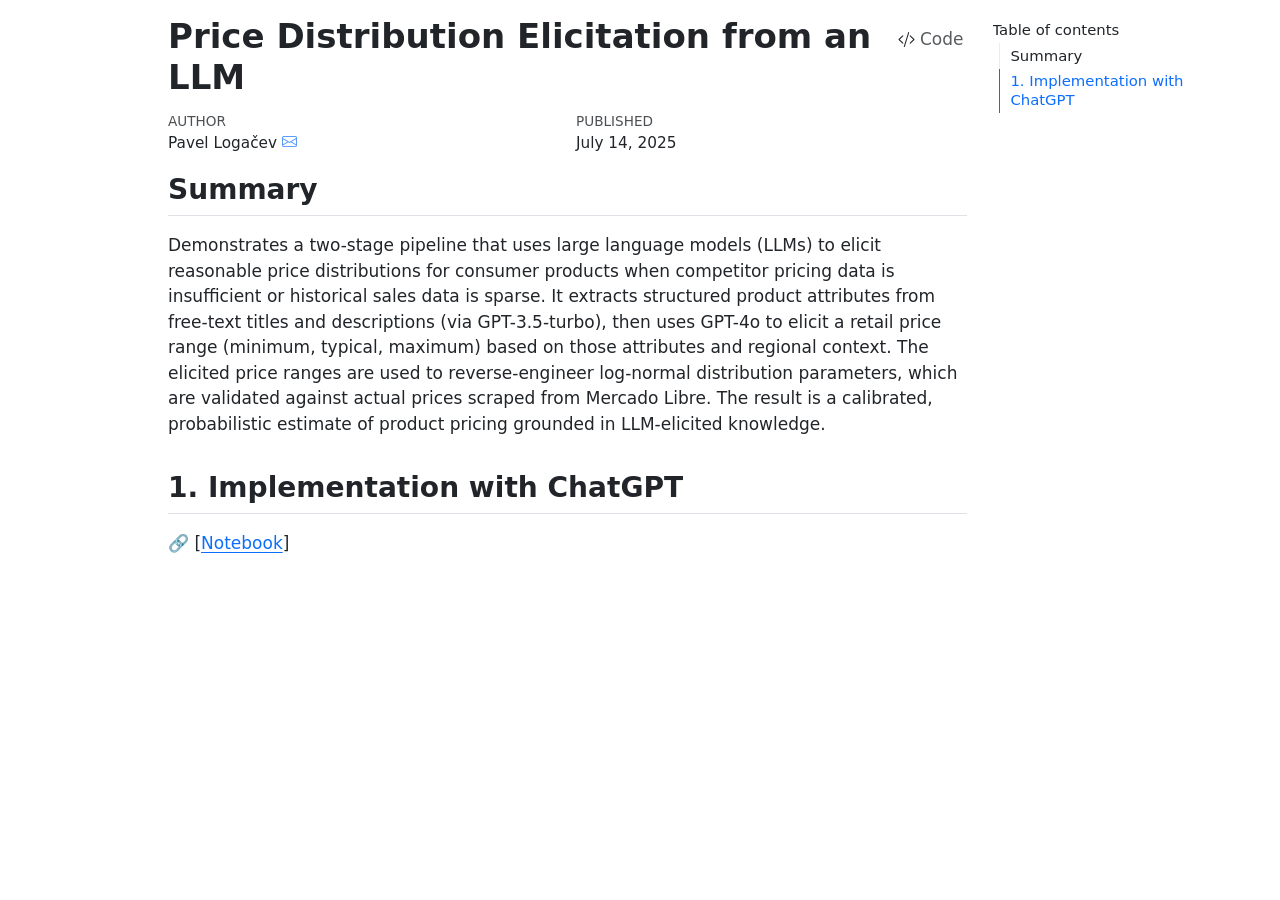
<file: pricedist_elicitation/index.html>
<!DOCTYPE html>
<html xmlns="http://www.w3.org/1999/xhtml" lang="en" xml:lang="en"><head>

<meta charset="utf-8">
<meta name="generator" content="quarto-1.5.57">

<meta name="viewport" content="width=device-width, initial-scale=1.0, user-scalable=yes">

<meta name="author" content="Pavel Logačev">
<meta name="dcterms.date" content="2025-07-14">

<title>Price Distribution Elicitation from an LLM</title>
<style>
code{white-space: pre-wrap;}
span.smallcaps{font-variant: small-caps;}
div.columns{display: flex; gap: min(4vw, 1.5em);}
div.column{flex: auto; overflow-x: auto;}
div.hanging-indent{margin-left: 1.5em; text-indent: -1.5em;}
ul.task-list{list-style: none;}
ul.task-list li input[type="checkbox"] {
  width: 0.8em;
  margin: 0 0.8em 0.2em -1em; /* quarto-specific, see https://github.com/quarto-dev/quarto-cli/issues/4556 */ 
  vertical-align: middle;
}
/* CSS for syntax highlighting */
pre > code.sourceCode { white-space: pre; position: relative; }
pre > code.sourceCode > span { line-height: 1.25; }
pre > code.sourceCode > span:empty { height: 1.2em; }
.sourceCode { overflow: visible; }
code.sourceCode > span { color: inherit; text-decoration: inherit; }
div.sourceCode { margin: 1em 0; }
pre.sourceCode { margin: 0; }
@media screen {
div.sourceCode { overflow: auto; }
}
@media print {
pre > code.sourceCode { white-space: pre-wrap; }
pre > code.sourceCode > span { display: inline-block; text-indent: -5em; padding-left: 5em; }
}
pre.numberSource code
  { counter-reset: source-line 0; }
pre.numberSource code > span
  { position: relative; left: -4em; counter-increment: source-line; }
pre.numberSource code > span > a:first-child::before
  { content: counter(source-line);
    position: relative; left: -1em; text-align: right; vertical-align: baseline;
    border: none; display: inline-block;
    -webkit-touch-callout: none; -webkit-user-select: none;
    -khtml-user-select: none; -moz-user-select: none;
    -ms-user-select: none; user-select: none;
    padding: 0 4px; width: 4em;
  }
pre.numberSource { margin-left: 3em;  padding-left: 4px; }
div.sourceCode
  {   }
@media screen {
pre > code.sourceCode > span > a:first-child::before { text-decoration: underline; }
}
</style>


<script src="index_files/libs/clipboard/clipboard.min.js"></script>
<script src="index_files/libs/quarto-html/quarto.js"></script>
<script src="index_files/libs/quarto-html/popper.min.js"></script>
<script src="index_files/libs/quarto-html/tippy.umd.min.js"></script>
<script src="index_files/libs/quarto-html/anchor.min.js"></script>
<link href="index_files/libs/quarto-html/tippy.css" rel="stylesheet">
<link href="index_files/libs/quarto-html/quarto-syntax-highlighting.css" rel="stylesheet" id="quarto-text-highlighting-styles">
<script src="index_files/libs/bootstrap/bootstrap.min.js"></script>
<link href="index_files/libs/bootstrap/bootstrap-icons.css" rel="stylesheet">
<link href="index_files/libs/bootstrap/bootstrap.min.css" rel="stylesheet" id="quarto-bootstrap" data-mode="light">
<link href="index_files/libs/pagedtable-1.1/css/pagedtable.css" rel="stylesheet">
<script src="index_files/libs/pagedtable-1.1/js/pagedtable.js"></script>


</head>

<body>

<div id="quarto-content" class="page-columns page-rows-contents page-layout-article">
<div id="quarto-margin-sidebar" class="sidebar margin-sidebar">
  <nav id="TOC" role="doc-toc" class="toc-active">
    <h2 id="toc-title">Table of contents</h2>
   
  <ul>
  <li><a href="#summary" id="toc-summary" class="nav-link active" data-scroll-target="#summary">Summary</a></li>
  <li><a href="#implementation-with-chatgpt" id="toc-implementation-with-chatgpt" class="nav-link" data-scroll-target="#implementation-with-chatgpt">1. Implementation with ChatGPT</a></li>
  </ul>
</nav>
</div>
<main class="content" id="quarto-document-content">

<header id="title-block-header" class="quarto-title-block default">
<div class="quarto-title">
<div class="quarto-title-block"><div><h1 class="title">Price Distribution Elicitation from an LLM</h1><button type="button" class="btn code-tools-button" id="quarto-code-tools-source"><i class="bi"></i> Code</button></div></div>
</div>



<div class="quarto-title-meta">

    <div>
    <div class="quarto-title-meta-heading">Author</div>
    <div class="quarto-title-meta-contents">
             <p>Pavel Logačev <a href="mailto:pavel@example.com" class="quarto-title-author-email"><i class="bi bi-envelope"></i></a> </p>
          </div>
  </div>
    
    <div>
    <div class="quarto-title-meta-heading">Published</div>
    <div class="quarto-title-meta-contents">
      <p class="date">July 14, 2025</p>
    </div>
  </div>
  
    
  </div>
  


</header>


<section id="summary" class="level2">
<h2 class="anchored" data-anchor-id="summary">Summary</h2>
<p>Demonstrates a two-stage pipeline that uses large language models (LLMs) to elicit reasonable price distributions for consumer products when competitor pricing data is insufficient or historical sales data is sparse. It extracts structured product attributes from free-text titles and descriptions (via GPT-3.5-turbo), then uses GPT-4o to elicit a retail price range (minimum, typical, maximum) based on those attributes and regional context. The elicited price ranges are used to reverse-engineer log-normal distribution parameters, which are validated against actual prices scraped from Mercado Libre. The result is a calibrated, probabilistic estimate of product pricing grounded in LLM-elicited knowledge.</p>
</section>
<section id="implementation-with-chatgpt" class="level2">
<h2 class="anchored" data-anchor-id="implementation-with-chatgpt">1. Implementation with ChatGPT</h2>
<p>🔗 [<a href="./price_distribution_elicitation.html">Notebook</a>]</p>
<!-- -->

</section>

</main>
<!-- /main column -->
<script id="quarto-html-after-body" type="application/javascript">
window.document.addEventListener("DOMContentLoaded", function (event) {
  const toggleBodyColorMode = (bsSheetEl) => {
    const mode = bsSheetEl.getAttribute("data-mode");
    const bodyEl = window.document.querySelector("body");
    if (mode === "dark") {
      bodyEl.classList.add("quarto-dark");
      bodyEl.classList.remove("quarto-light");
    } else {
      bodyEl.classList.add("quarto-light");
      bodyEl.classList.remove("quarto-dark");
    }
  }
  const toggleBodyColorPrimary = () => {
    const bsSheetEl = window.document.querySelector("link#quarto-bootstrap");
    if (bsSheetEl) {
      toggleBodyColorMode(bsSheetEl);
    }
  }
  toggleBodyColorPrimary();  
  const icon = "";
  const anchorJS = new window.AnchorJS();
  anchorJS.options = {
    placement: 'right',
    icon: icon
  };
  anchorJS.add('.anchored');
  const isCodeAnnotation = (el) => {
    for (const clz of el.classList) {
      if (clz.startsWith('code-annotation-')) {                     
        return true;
      }
    }
    return false;
  }
  const onCopySuccess = function(e) {
    // button target
    const button = e.trigger;
    // don't keep focus
    button.blur();
    // flash "checked"
    button.classList.add('code-copy-button-checked');
    var currentTitle = button.getAttribute("title");
    button.setAttribute("title", "Copied!");
    let tooltip;
    if (window.bootstrap) {
      button.setAttribute("data-bs-toggle", "tooltip");
      button.setAttribute("data-bs-placement", "left");
      button.setAttribute("data-bs-title", "Copied!");
      tooltip = new bootstrap.Tooltip(button, 
        { trigger: "manual", 
          customClass: "code-copy-button-tooltip",
          offset: [0, -8]});
      tooltip.show();    
    }
    setTimeout(function() {
      if (tooltip) {
        tooltip.hide();
        button.removeAttribute("data-bs-title");
        button.removeAttribute("data-bs-toggle");
        button.removeAttribute("data-bs-placement");
      }
      button.setAttribute("title", currentTitle);
      button.classList.remove('code-copy-button-checked');
    }, 1000);
    // clear code selection
    e.clearSelection();
  }
  const getTextToCopy = function(trigger) {
      const codeEl = trigger.previousElementSibling.cloneNode(true);
      for (const childEl of codeEl.children) {
        if (isCodeAnnotation(childEl)) {
          childEl.remove();
        }
      }
      return codeEl.innerText;
  }
  const clipboard = new window.ClipboardJS('.code-copy-button:not([data-in-quarto-modal])', {
    text: getTextToCopy
  });
  clipboard.on('success', onCopySuccess);
  if (window.document.getElementById('quarto-embedded-source-code-modal')) {
    // For code content inside modals, clipBoardJS needs to be initialized with a container option
    // TODO: Check when it could be a function (https://github.com/zenorocha/clipboard.js/issues/860)
    const clipboardModal = new window.ClipboardJS('.code-copy-button[data-in-quarto-modal]', {
      text: getTextToCopy,
      container: window.document.getElementById('quarto-embedded-source-code-modal')
    });
    clipboardModal.on('success', onCopySuccess);
  }
  const viewSource = window.document.getElementById('quarto-view-source') ||
                     window.document.getElementById('quarto-code-tools-source');
  if (viewSource) {
    const sourceUrl = viewSource.getAttribute("data-quarto-source-url");
    viewSource.addEventListener("click", function(e) {
      if (sourceUrl) {
        // rstudio viewer pane
        if (/\bcapabilities=\b/.test(window.location)) {
          window.open(sourceUrl);
        } else {
          window.location.href = sourceUrl;
        }
      } else {
        const modal = new bootstrap.Modal(document.getElementById('quarto-embedded-source-code-modal'));
        modal.show();
      }
      return false;
    });
  }
  function toggleCodeHandler(show) {
    return function(e) {
      const detailsSrc = window.document.querySelectorAll(".cell > details > .sourceCode");
      for (let i=0; i<detailsSrc.length; i++) {
        const details = detailsSrc[i].parentElement;
        if (show) {
          details.open = true;
        } else {
          details.removeAttribute("open");
        }
      }
      const cellCodeDivs = window.document.querySelectorAll(".cell > .sourceCode");
      const fromCls = show ? "hidden" : "unhidden";
      const toCls = show ? "unhidden" : "hidden";
      for (let i=0; i<cellCodeDivs.length; i++) {
        const codeDiv = cellCodeDivs[i];
        if (codeDiv.classList.contains(fromCls)) {
          codeDiv.classList.remove(fromCls);
          codeDiv.classList.add(toCls);
        } 
      }
      return false;
    }
  }
  const hideAllCode = window.document.getElementById("quarto-hide-all-code");
  if (hideAllCode) {
    hideAllCode.addEventListener("click", toggleCodeHandler(false));
  }
  const showAllCode = window.document.getElementById("quarto-show-all-code");
  if (showAllCode) {
    showAllCode.addEventListener("click", toggleCodeHandler(true));
  }
    var localhostRegex = new RegExp(/^(?:http|https):\/\/localhost\:?[0-9]*\//);
    var mailtoRegex = new RegExp(/^mailto:/);
      var filterRegex = new RegExp('/' + window.location.host + '/');
    var isInternal = (href) => {
        return filterRegex.test(href) || localhostRegex.test(href) || mailtoRegex.test(href);
    }
    // Inspect non-navigation links and adorn them if external
 	var links = window.document.querySelectorAll('a[href]:not(.nav-link):not(.navbar-brand):not(.toc-action):not(.sidebar-link):not(.sidebar-item-toggle):not(.pagination-link):not(.no-external):not([aria-hidden]):not(.dropdown-item):not(.quarto-navigation-tool):not(.about-link)');
    for (var i=0; i<links.length; i++) {
      const link = links[i];
      if (!isInternal(link.href)) {
        // undo the damage that might have been done by quarto-nav.js in the case of
        // links that we want to consider external
        if (link.dataset.originalHref !== undefined) {
          link.href = link.dataset.originalHref;
        }
      }
    }
  function tippyHover(el, contentFn, onTriggerFn, onUntriggerFn) {
    const config = {
      allowHTML: true,
      maxWidth: 500,
      delay: 100,
      arrow: false,
      appendTo: function(el) {
          return el.parentElement;
      },
      interactive: true,
      interactiveBorder: 10,
      theme: 'quarto',
      placement: 'bottom-start',
    };
    if (contentFn) {
      config.content = contentFn;
    }
    if (onTriggerFn) {
      config.onTrigger = onTriggerFn;
    }
    if (onUntriggerFn) {
      config.onUntrigger = onUntriggerFn;
    }
    window.tippy(el, config); 
  }
  const noterefs = window.document.querySelectorAll('a[role="doc-noteref"]');
  for (var i=0; i<noterefs.length; i++) {
    const ref = noterefs[i];
    tippyHover(ref, function() {
      // use id or data attribute instead here
      let href = ref.getAttribute('data-footnote-href') || ref.getAttribute('href');
      try { href = new URL(href).hash; } catch {}
      const id = href.replace(/^#\/?/, "");
      const note = window.document.getElementById(id);
      if (note) {
        return note.innerHTML;
      } else {
        return "";
      }
    });
  }
  const xrefs = window.document.querySelectorAll('a.quarto-xref');
  const processXRef = (id, note) => {
    // Strip column container classes
    const stripColumnClz = (el) => {
      el.classList.remove("page-full", "page-columns");
      if (el.children) {
        for (const child of el.children) {
          stripColumnClz(child);
        }
      }
    }
    stripColumnClz(note)
    if (id === null || id.startsWith('sec-')) {
      // Special case sections, only their first couple elements
      const container = document.createElement("div");
      if (note.children && note.children.length > 2) {
        container.appendChild(note.children[0].cloneNode(true));
        for (let i = 1; i < note.children.length; i++) {
          const child = note.children[i];
          if (child.tagName === "P" && child.innerText === "") {
            continue;
          } else {
            container.appendChild(child.cloneNode(true));
            break;
          }
        }
        if (window.Quarto?.typesetMath) {
          window.Quarto.typesetMath(container);
        }
        return container.innerHTML
      } else {
        if (window.Quarto?.typesetMath) {
          window.Quarto.typesetMath(note);
        }
        return note.innerHTML;
      }
    } else {
      // Remove any anchor links if they are present
      const anchorLink = note.querySelector('a.anchorjs-link');
      if (anchorLink) {
        anchorLink.remove();
      }
      if (window.Quarto?.typesetMath) {
        window.Quarto.typesetMath(note);
      }
      // TODO in 1.5, we should make sure this works without a callout special case
      if (note.classList.contains("callout")) {
        return note.outerHTML;
      } else {
        return note.innerHTML;
      }
    }
  }
  for (var i=0; i<xrefs.length; i++) {
    const xref = xrefs[i];
    tippyHover(xref, undefined, function(instance) {
      instance.disable();
      let url = xref.getAttribute('href');
      let hash = undefined; 
      if (url.startsWith('#')) {
        hash = url;
      } else {
        try { hash = new URL(url).hash; } catch {}
      }
      if (hash) {
        const id = hash.replace(/^#\/?/, "");
        const note = window.document.getElementById(id);
        if (note !== null) {
          try {
            const html = processXRef(id, note.cloneNode(true));
            instance.setContent(html);
          } finally {
            instance.enable();
            instance.show();
          }
        } else {
          // See if we can fetch this
          fetch(url.split('#')[0])
          .then(res => res.text())
          .then(html => {
            const parser = new DOMParser();
            const htmlDoc = parser.parseFromString(html, "text/html");
            const note = htmlDoc.getElementById(id);
            if (note !== null) {
              const html = processXRef(id, note);
              instance.setContent(html);
            } 
          }).finally(() => {
            instance.enable();
            instance.show();
          });
        }
      } else {
        // See if we can fetch a full url (with no hash to target)
        // This is a special case and we should probably do some content thinning / targeting
        fetch(url)
        .then(res => res.text())
        .then(html => {
          const parser = new DOMParser();
          const htmlDoc = parser.parseFromString(html, "text/html");
          const note = htmlDoc.querySelector('main.content');
          if (note !== null) {
            // This should only happen for chapter cross references
            // (since there is no id in the URL)
            // remove the first header
            if (note.children.length > 0 && note.children[0].tagName === "HEADER") {
              note.children[0].remove();
            }
            const html = processXRef(null, note);
            instance.setContent(html);
          } 
        }).finally(() => {
          instance.enable();
          instance.show();
        });
      }
    }, function(instance) {
    });
  }
      let selectedAnnoteEl;
      const selectorForAnnotation = ( cell, annotation) => {
        let cellAttr = 'data-code-cell="' + cell + '"';
        let lineAttr = 'data-code-annotation="' +  annotation + '"';
        const selector = 'span[' + cellAttr + '][' + lineAttr + ']';
        return selector;
      }
      const selectCodeLines = (annoteEl) => {
        const doc = window.document;
        const targetCell = annoteEl.getAttribute("data-target-cell");
        const targetAnnotation = annoteEl.getAttribute("data-target-annotation");
        const annoteSpan = window.document.querySelector(selectorForAnnotation(targetCell, targetAnnotation));
        const lines = annoteSpan.getAttribute("data-code-lines").split(",");
        const lineIds = lines.map((line) => {
          return targetCell + "-" + line;
        })
        let top = null;
        let height = null;
        let parent = null;
        if (lineIds.length > 0) {
            //compute the position of the single el (top and bottom and make a div)
            const el = window.document.getElementById(lineIds[0]);
            top = el.offsetTop;
            height = el.offsetHeight;
            parent = el.parentElement.parentElement;
          if (lineIds.length > 1) {
            const lastEl = window.document.getElementById(lineIds[lineIds.length - 1]);
            const bottom = lastEl.offsetTop + lastEl.offsetHeight;
            height = bottom - top;
          }
          if (top !== null && height !== null && parent !== null) {
            // cook up a div (if necessary) and position it 
            let div = window.document.getElementById("code-annotation-line-highlight");
            if (div === null) {
              div = window.document.createElement("div");
              div.setAttribute("id", "code-annotation-line-highlight");
              div.style.position = 'absolute';
              parent.appendChild(div);
            }
            div.style.top = top - 2 + "px";
            div.style.height = height + 4 + "px";
            div.style.left = 0;
            let gutterDiv = window.document.getElementById("code-annotation-line-highlight-gutter");
            if (gutterDiv === null) {
              gutterDiv = window.document.createElement("div");
              gutterDiv.setAttribute("id", "code-annotation-line-highlight-gutter");
              gutterDiv.style.position = 'absolute';
              const codeCell = window.document.getElementById(targetCell);
              const gutter = codeCell.querySelector('.code-annotation-gutter');
              gutter.appendChild(gutterDiv);
            }
            gutterDiv.style.top = top - 2 + "px";
            gutterDiv.style.height = height + 4 + "px";
          }
          selectedAnnoteEl = annoteEl;
        }
      };
      const unselectCodeLines = () => {
        const elementsIds = ["code-annotation-line-highlight", "code-annotation-line-highlight-gutter"];
        elementsIds.forEach((elId) => {
          const div = window.document.getElementById(elId);
          if (div) {
            div.remove();
          }
        });
        selectedAnnoteEl = undefined;
      };
        // Handle positioning of the toggle
    window.addEventListener(
      "resize",
      throttle(() => {
        elRect = undefined;
        if (selectedAnnoteEl) {
          selectCodeLines(selectedAnnoteEl);
        }
      }, 10)
    );
    function throttle(fn, ms) {
    let throttle = false;
    let timer;
      return (...args) => {
        if(!throttle) { // first call gets through
            fn.apply(this, args);
            throttle = true;
        } else { // all the others get throttled
            if(timer) clearTimeout(timer); // cancel #2
            timer = setTimeout(() => {
              fn.apply(this, args);
              timer = throttle = false;
            }, ms);
        }
      };
    }
      // Attach click handler to the DT
      const annoteDls = window.document.querySelectorAll('dt[data-target-cell]');
      for (const annoteDlNode of annoteDls) {
        annoteDlNode.addEventListener('click', (event) => {
          const clickedEl = event.target;
          if (clickedEl !== selectedAnnoteEl) {
            unselectCodeLines();
            const activeEl = window.document.querySelector('dt[data-target-cell].code-annotation-active');
            if (activeEl) {
              activeEl.classList.remove('code-annotation-active');
            }
            selectCodeLines(clickedEl);
            clickedEl.classList.add('code-annotation-active');
          } else {
            // Unselect the line
            unselectCodeLines();
            clickedEl.classList.remove('code-annotation-active');
          }
        });
      }
  const findCites = (el) => {
    const parentEl = el.parentElement;
    if (parentEl) {
      const cites = parentEl.dataset.cites;
      if (cites) {
        return {
          el,
          cites: cites.split(' ')
        };
      } else {
        return findCites(el.parentElement)
      }
    } else {
      return undefined;
    }
  };
  var bibliorefs = window.document.querySelectorAll('a[role="doc-biblioref"]');
  for (var i=0; i<bibliorefs.length; i++) {
    const ref = bibliorefs[i];
    const citeInfo = findCites(ref);
    if (citeInfo) {
      tippyHover(citeInfo.el, function() {
        var popup = window.document.createElement('div');
        citeInfo.cites.forEach(function(cite) {
          var citeDiv = window.document.createElement('div');
          citeDiv.classList.add('hanging-indent');
          citeDiv.classList.add('csl-entry');
          var biblioDiv = window.document.getElementById('ref-' + cite);
          if (biblioDiv) {
            citeDiv.innerHTML = biblioDiv.innerHTML;
          }
          popup.appendChild(citeDiv);
        });
        return popup.innerHTML;
      });
    }
  }
});
</script><div class="modal fade" id="quarto-embedded-source-code-modal" tabindex="-1" aria-labelledby="quarto-embedded-source-code-modal-label" aria-hidden="true"><div class="modal-dialog modal-dialog-scrollable"><div class="modal-content"><div class="modal-header"><h5 class="modal-title" id="quarto-embedded-source-code-modal-label">Source Code</h5><button class="btn-close" data-bs-dismiss="modal"></button></div><div class="modal-body"><div class="">
<div class="sourceCode" id="cb1" data-shortcodes="false"><pre class="sourceCode markdown code-with-copy"><code class="sourceCode markdown"><span id="cb1-1"><a href="#cb1-1" aria-hidden="true" tabindex="-1"></a><span class="co">---</span></span>
<span id="cb1-2"><a href="#cb1-2" aria-hidden="true" tabindex="-1"></a><span class="an">title:</span><span class="co"> "Price Distribution Elicitation from an LLM"</span></span>
<span id="cb1-3"><a href="#cb1-3" aria-hidden="true" tabindex="-1"></a><span class="an">author:</span></span>
<span id="cb1-4"><a href="#cb1-4" aria-hidden="true" tabindex="-1"></a><span class="co">  name: "Pavel Logačev"</span></span>
<span id="cb1-5"><a href="#cb1-5" aria-hidden="true" tabindex="-1"></a><span class="co">  email: "pavel@example.com"</span></span>
<span id="cb1-6"><a href="#cb1-6" aria-hidden="true" tabindex="-1"></a><span class="an">date:</span><span class="co"> today</span></span>
<span id="cb1-7"><a href="#cb1-7" aria-hidden="true" tabindex="-1"></a><span class="an">format:</span></span>
<span id="cb1-8"><a href="#cb1-8" aria-hidden="true" tabindex="-1"></a><span class="co">  html:</span></span>
<span id="cb1-9"><a href="#cb1-9" aria-hidden="true" tabindex="-1"></a><span class="co">    toc: true</span></span>
<span id="cb1-10"><a href="#cb1-10" aria-hidden="true" tabindex="-1"></a><span class="co">    code-fold: true</span></span>
<span id="cb1-11"><a href="#cb1-11" aria-hidden="true" tabindex="-1"></a><span class="co">    code-tools: true</span></span>
<span id="cb1-12"><a href="#cb1-12" aria-hidden="true" tabindex="-1"></a><span class="co">    df-print: paged</span></span>
<span id="cb1-13"><a href="#cb1-13" aria-hidden="true" tabindex="-1"></a><span class="an">engine:</span><span class="co"> knitr</span></span>
<span id="cb1-14"><a href="#cb1-14" aria-hidden="true" tabindex="-1"></a><span class="an">editor:</span><span class="co"> visual</span></span>
<span id="cb1-15"><a href="#cb1-15" aria-hidden="true" tabindex="-1"></a><span class="co">---</span></span>
<span id="cb1-16"><a href="#cb1-16" aria-hidden="true" tabindex="-1"></a></span>
<span id="cb1-17"><a href="#cb1-17" aria-hidden="true" tabindex="-1"></a><span class="fu">## Summary</span></span>
<span id="cb1-18"><a href="#cb1-18" aria-hidden="true" tabindex="-1"></a></span>
<span id="cb1-19"><a href="#cb1-19" aria-hidden="true" tabindex="-1"></a>Demonstrates a two-stage pipeline that uses large language models (LLMs) to elicit reasonable price distributions for consumer products when competitor pricing data is insufficient or historical sales data is sparse. It extracts structured product attributes from free-text titles and descriptions (via GPT-3.5-turbo), then uses GPT-4o to elicit a retail price range (minimum, typical, maximum) based on those attributes and regional context. The elicited price ranges are used to reverse-engineer log-normal distribution parameters, which are validated against actual prices scraped from Mercado Libre. The result is a calibrated, probabilistic estimate of product pricing grounded in LLM-elicited knowledge.</span>
<span id="cb1-20"><a href="#cb1-20" aria-hidden="true" tabindex="-1"></a></span>
<span id="cb1-21"><a href="#cb1-21" aria-hidden="true" tabindex="-1"></a><span class="fu">## 1. Implementation with ChatGPT</span></span>
<span id="cb1-22"><a href="#cb1-22" aria-hidden="true" tabindex="-1"></a></span>
<span id="cb1-23"><a href="#cb1-23" aria-hidden="true" tabindex="-1"></a>🔗 <span class="sc">\[</span><span class="co">[</span><span class="ot">Notebook</span><span class="co">](./price_distribution_elicitation.html)</span><span class="sc">\]</span></span></code><button title="Copy to Clipboard" class="code-copy-button" data-in-quarto-modal=""><i class="bi"></i></button></pre></div>
</div></div></div></div></div>
</div> <!-- /content -->




</body></html>
</file>
<file: pricedist_elicitation/index_files/libs/quarto-html/tippy.css>
.tippy-box[data-animation=fade][data-state=hidden]{opacity:0}[data-tippy-root]{max-width:calc(100vw - 10px)}.tippy-box{position:relative;background-color:#333;color:#fff;border-radius:4px;font-size:14px;line-height:1.4;white-space:normal;outline:0;transition-property:transform,visibility,opacity}.tippy-box[data-placement^=top]>.tippy-arrow{bottom:0}.tippy-box[data-placement^=top]>.tippy-arrow:before{bottom:-7px;left:0;border-width:8px 8px 0;border-top-color:initial;transform-origin:center top}.tippy-box[data-placement^=bottom]>.tippy-arrow{top:0}.tippy-box[data-placement^=bottom]>.tippy-arrow:before{top:-7px;left:0;border-width:0 8px 8px;border-bottom-color:initial;transform-origin:center bottom}.tippy-box[data-placement^=left]>.tippy-arrow{right:0}.tippy-box[data-placement^=left]>.tippy-arrow:before{border-width:8px 0 8px 8px;border-left-color:initial;right:-7px;transform-origin:center left}.tippy-box[data-placement^=right]>.tippy-arrow{left:0}.tippy-box[data-placement^=right]>.tippy-arrow:before{left:-7px;border-width:8px 8px 8px 0;border-right-color:initial;transform-origin:center right}.tippy-box[data-inertia][data-state=visible]{transition-timing-function:cubic-bezier(.54,1.5,.38,1.11)}.tippy-arrow{width:16px;height:16px;color:#333}.tippy-arrow:before{content:"";position:absolute;border-color:transparent;border-style:solid}.tippy-content{position:relative;padding:5px 9px;z-index:1}
</file>
<file: pricedist_elicitation/index_files/libs/quarto-html/quarto-syntax-highlighting.css>
/* quarto syntax highlight colors */
:root {
  --quarto-hl-ot-color: #003B4F;
  --quarto-hl-at-color: #657422;
  --quarto-hl-ss-color: #20794D;
  --quarto-hl-an-color: #5E5E5E;
  --quarto-hl-fu-color: #4758AB;
  --quarto-hl-st-color: #20794D;
  --quarto-hl-cf-color: #003B4F;
  --quarto-hl-op-color: #5E5E5E;
  --quarto-hl-er-color: #AD0000;
  --quarto-hl-bn-color: #AD0000;
  --quarto-hl-al-color: #AD0000;
  --quarto-hl-va-color: #111111;
  --quarto-hl-bu-color: inherit;
  --quarto-hl-ex-color: inherit;
  --quarto-hl-pp-color: #AD0000;
  --quarto-hl-in-color: #5E5E5E;
  --quarto-hl-vs-color: #20794D;
  --quarto-hl-wa-color: #5E5E5E;
  --quarto-hl-do-color: #5E5E5E;
  --quarto-hl-im-color: #00769E;
  --quarto-hl-ch-color: #20794D;
  --quarto-hl-dt-color: #AD0000;
  --quarto-hl-fl-color: #AD0000;
  --quarto-hl-co-color: #5E5E5E;
  --quarto-hl-cv-color: #5E5E5E;
  --quarto-hl-cn-color: #8f5902;
  --quarto-hl-sc-color: #5E5E5E;
  --quarto-hl-dv-color: #AD0000;
  --quarto-hl-kw-color: #003B4F;
}

/* other quarto variables */
:root {
  --quarto-font-monospace: SFMono-Regular, Menlo, Monaco, Consolas, "Liberation Mono", "Courier New", monospace;
}

pre > code.sourceCode > span {
  color: #003B4F;
}

code span {
  color: #003B4F;
}

code.sourceCode > span {
  color: #003B4F;
}

div.sourceCode,
div.sourceCode pre.sourceCode {
  color: #003B4F;
}

code span.ot {
  color: #003B4F;
  font-style: inherit;
}

code span.at {
  color: #657422;
  font-style: inherit;
}

code span.ss {
  color: #20794D;
  font-style: inherit;
}

code span.an {
  color: #5E5E5E;
  font-style: inherit;
}

code span.fu {
  color: #4758AB;
  font-style: inherit;
}

code span.st {
  color: #20794D;
  font-style: inherit;
}

code span.cf {
  color: #003B4F;
  font-weight: bold;
  font-style: inherit;
}

code span.op {
  color: #5E5E5E;
  font-style: inherit;
}

code span.er {
  color: #AD0000;
  font-style: inherit;
}

code span.bn {
  color: #AD0000;
  font-style: inherit;
}

code span.al {
  color: #AD0000;
  font-style: inherit;
}

code span.va {
  color: #111111;
  font-style: inherit;
}

code span.bu {
  font-style: inherit;
}

code span.ex {
  font-style: inherit;
}

code span.pp {
  color: #AD0000;
  font-style: inherit;
}

code span.in {
  color: #5E5E5E;
  font-style: inherit;
}

code span.vs {
  color: #20794D;
  font-style: inherit;
}

code span.wa {
  color: #5E5E5E;
  font-style: italic;
}

code span.do {
  color: #5E5E5E;
  font-style: italic;
}

code span.im {
  color: #00769E;
  font-style: inherit;
}

code span.ch {
  color: #20794D;
  font-style: inherit;
}

code span.dt {
  color: #AD0000;
  font-style: inherit;
}

code span.fl {
  color: #AD0000;
  font-style: inherit;
}

code span.co {
  color: #5E5E5E;
  font-style: inherit;
}

code span.cv {
  color: #5E5E5E;
  font-style: italic;
}

code span.cn {
  color: #8f5902;
  font-style: inherit;
}

code span.sc {
  color: #5E5E5E;
  font-style: inherit;
}

code span.dv {
  color: #AD0000;
  font-style: inherit;
}

code span.kw {
  color: #003B4F;
  font-weight: bold;
  font-style: inherit;
}

.prevent-inlining {
  content: "</";
}

/*# sourceMappingURL=debc5d5d77c3f9108843748ff7464032.css.map */
</file>
<file: pricedist_elicitation/index_files/libs/pagedtable-1.1/css/pagedtable.css>
.pagedtable {
  overflow: auto;
  padding-left: 8px;
  padding-right: 8px;
}

.pagedtable-wrapper {
  border: 1px solid #ccc;
  border-radius: 4px;
  margin-bottom: 10px;
}

.pagedtable table {
  width: 100%;
  max-width: 100%;
  margin: 0;
}

.pagedtable th {
  padding: 0 5px 0 5px;
  border: none;
  border-bottom: 2px solid #dddddd;

  min-width: 45px;
}

.pagedtable-empty th {
  display: none;
}

.pagedtable td {
  padding: 0 4px 0 4px;
}

.pagedtable .even {
  background-color: rgba(140, 140, 140, 0.1);
}

.pagedtable-padding-col {
  display: none;
}

.pagedtable a {
  -webkit-touch-callout: none;
  -webkit-user-select: none;
  -khtml-user-select: none;
  -moz-user-select: none;
  -ms-user-select: none;
  user-select: none;
}

.pagedtable-index-nav {
  cursor: pointer;
  padding: 0 5px 0 5px;
  float: right;
  border: 0;
}

.pagedtable-index-nav-disabled {
  cursor: default;
  text-decoration: none;
  color: #999;
}

a.pagedtable-index-nav-disabled:hover {
  text-decoration: none;
  color: #999;
}

.pagedtable-indexes {
  cursor: pointer;
  float: right;
  border: 0;
}

.pagedtable-index-current {
  cursor: default;
  text-decoration: none;
  font-weight: bold;
  color: #333;
  border: 0;
}

a.pagedtable-index-current:hover {
  text-decoration: none;
  font-weight: bold;
  color: #333;
}

.pagedtable-index {
  width: 30px;
  display: inline-block;
  text-align: center;
  border: 0;
}

.pagedtable-index-separator-left {
  display: inline-block;
  color: #333;
  font-size: 9px;
  padding: 0 0 0 0;
  cursor: default;
}

.pagedtable-index-separator-right {
  display: inline-block;
  color: #333;
  font-size: 9px;
  padding: 0 4px 0 0;
  cursor: default;
}

.pagedtable-footer {
  padding-top: 4px;
  padding-bottom: 5px;
}

.pagedtable-not-empty .pagedtable-footer {
  border-top: 2px solid #dddddd;
}

.pagedtable-info {
  overflow: hidden;
  color: #999;
  white-space: nowrap;
  text-overflow: ellipsis;
}

.pagedtable-header-name {
  overflow: hidden;
  text-overflow: ellipsis;
}

.pagedtable-header-type {
  color: #999;
  font-weight: 400;
}

.pagedtable-na-cell {
  font-style: italic;
  opacity: 0.3;
}
</file>
